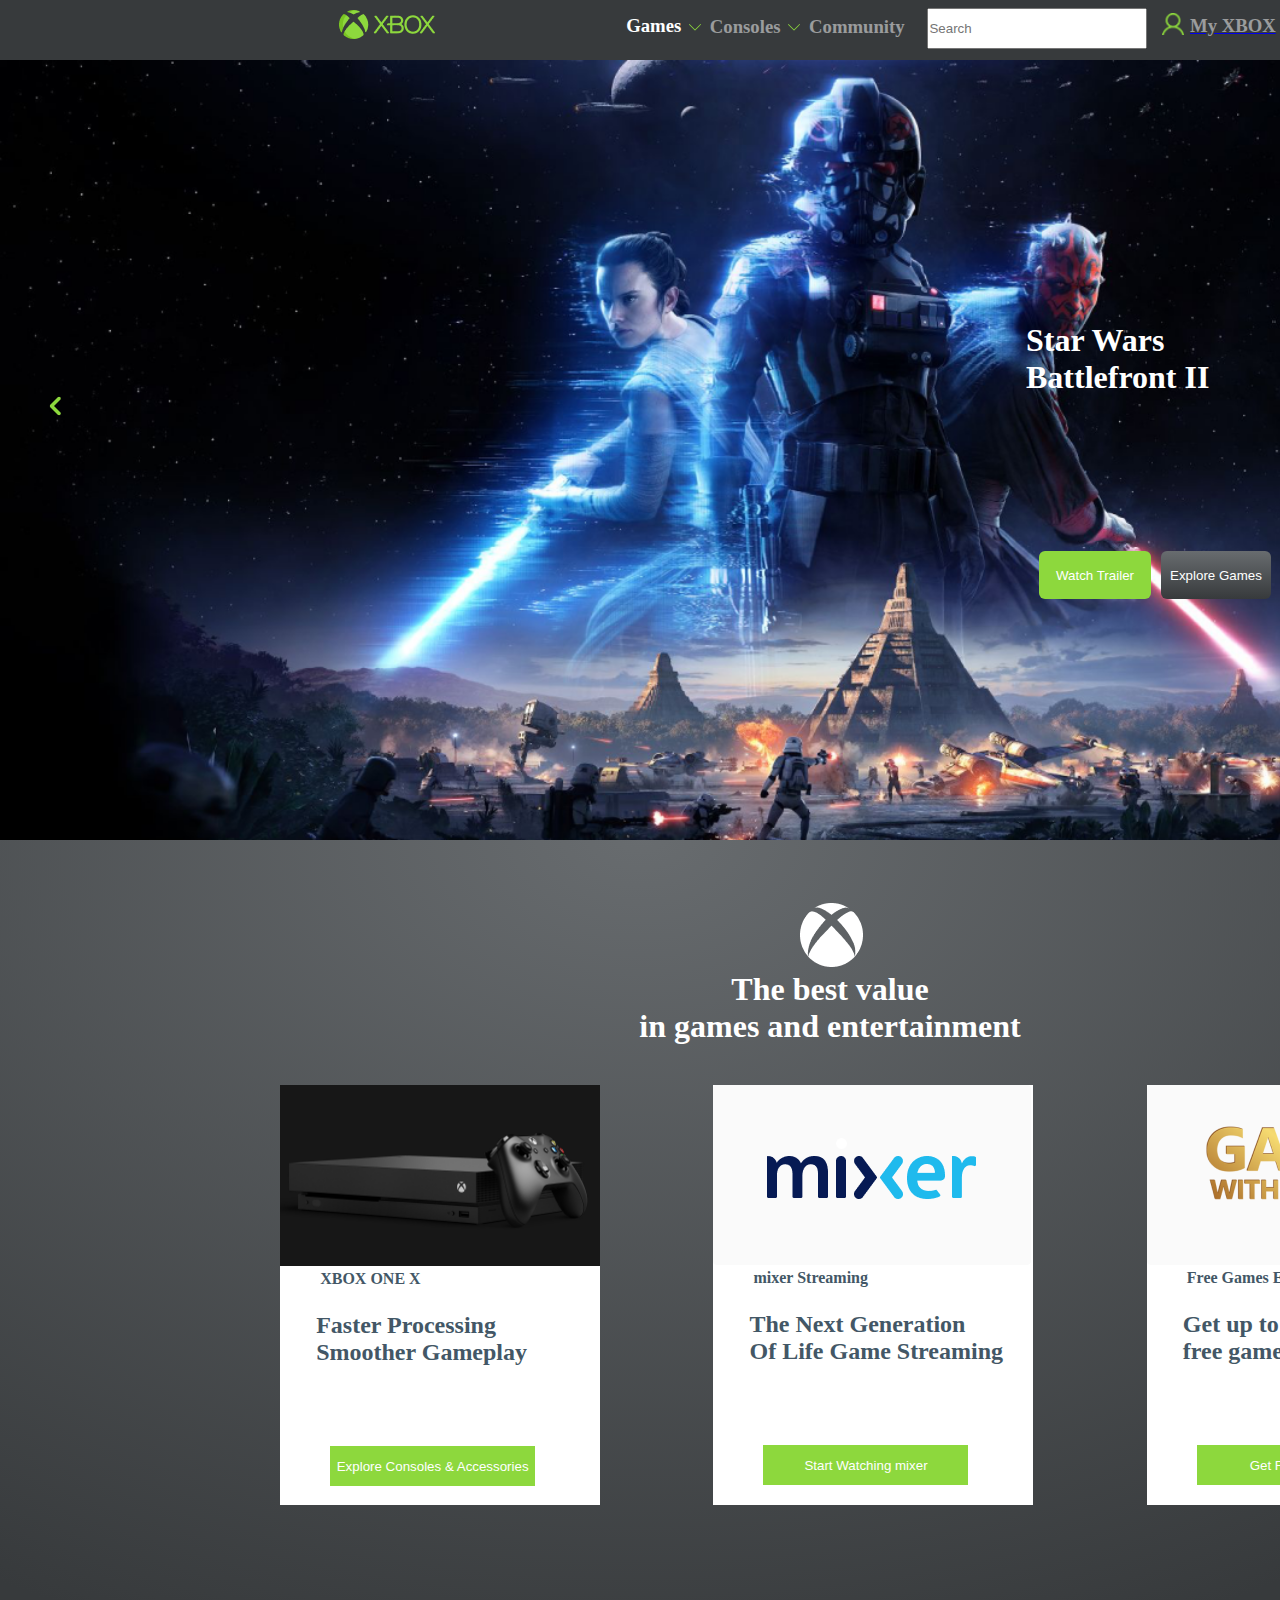
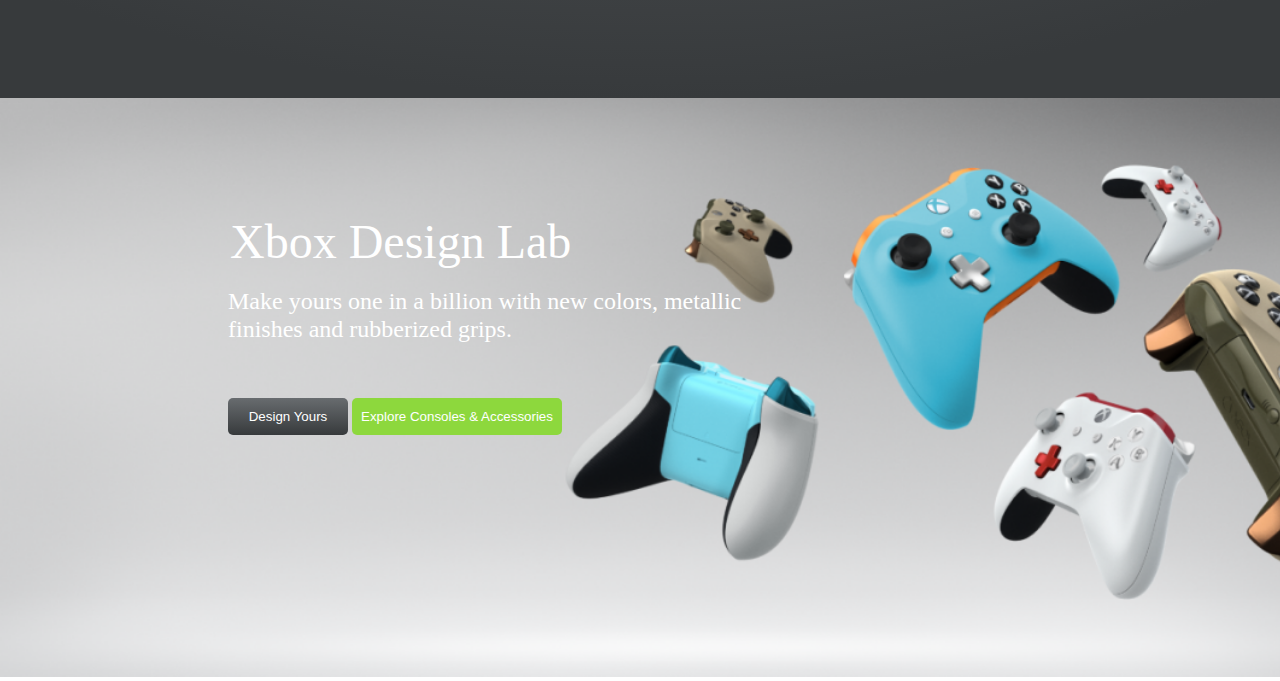
<file: index.html>
<!DOCTYPE html>
<html lang="en">
<head>
    <meta charset="UTF-8">
    <meta name="viewport" content="width=device-width, initial-scale=1.0">
    <title>Document</title>
    <link rel="stylesheet" href="./style.css">
</head>
<body>
    <div class="Main">
        <div class="container">
            <div class="main__box">
                <div class="main__logo">
                    <img src="./img/xbox.png" alt="">
                </div>
                    <h3 class="text1">Games</h3>
                    <img class="main__icon" src="./img/Shape.png" alt="">
                    <h3 class="text">Consoles</h3>
                    <img class="main__icon" src="./img/Shape.png" alt="">
                    <h3 class="text">Community</h3>
                    <input class="Search" type="text" placeholder="Search">
                    <img class="main__people" src="./img/user.png" alt="">
                    <a href="./singl.html"><h3 class="text2">My XBOX</h3></a>
                    <img class="main__icon" src="./img/Shape.png" alt="">
            </div>
        </div>
    </div>
    <div class="Layout">
        <div class="container">
            <div class="Layout__box">
                <div class="layout__star">
                    <img class="star" src="./img/Star-Wars-Battlefront-II-combat.png" alt="">
                </div>
                <h1 class="text3">Star Wars<br>Battlefront II</br></h1>
                   <div class="layout__wrap">
                    <img class="prev" src="./img/icon-prev.png" alt="">
                        <img class="next" src="./img/icon-next.png" alt="">
                       
                   </div>
                
                
                <div class="btn__star">
                    <button class="btn">Watch Trailer</button>
                    <button class="btn1">Explore Games</button>
                </div>
            </div>
        </div>
    </div>
    <div class="Carousel">
        <div class="container">
            <!-- Carousel -->
            <div class="Carousel__xbox">
                <img class="xbox" src="./img/Shape (1).png" alt="">
            </div>
            <div class="Carousel__text">
                <h1 class="text4">The best value<br>in games and entertainment</br></h1>
            </div>
            <div class="card">
                <div class="cards">
                    <img class="xbox1" src="./img/xbox-one-x.png" alt="">
                    <h4>XBOX ONE X</h2>
                    <h2 class="text5">Faster Processing<br> Smoother Gameplay</h3></h3>
                    <button class="bnt2">Explore Consoles & Accessories</button>
                </div>
                <div class="cards">
                    <img src="./img/mixer-logo.png" alt="">
                    <h4>mixer Streaming</h2>
                    <h2 class="text5">The Next Generation<br> Of Life Game Streaming</h3></h3>
                    <button class="bnt2">Start Watching mixer</button>
                </div>
                <div class="cards">
                    <img src="./img/games.png" alt="">
                    <h4>Free Games Every Month</h3>
                    <h2 class="text5">Get up to $700 in<br>free games</h2></h2>
                    <button class="bnt2">Get Free Games</button>
                </div>
            </div>
        </div>
    </div>
    <div class="game">
        <div class="conatiner">
            <div class="game__box">
                <div class="game__jostick">
                    <img class="jostick" src="./img/Rectangle.png" alt="">
                </div>
                <h1 class="text6">Xbox Design Lab</h1>
                <p class="text7">Make yours one in a billion with new colors, metallic finishes and rubberized grips.</p>
                <div class="btns">
                    <button class="btn__game">Design Yours</button>
                    <button class="btn__game1">Explore Consoles & Accessories</button>
                </div>
            </div>
        </div>
    </div>




    <script src="./script.js"></script>
</body>
</html>
</file>
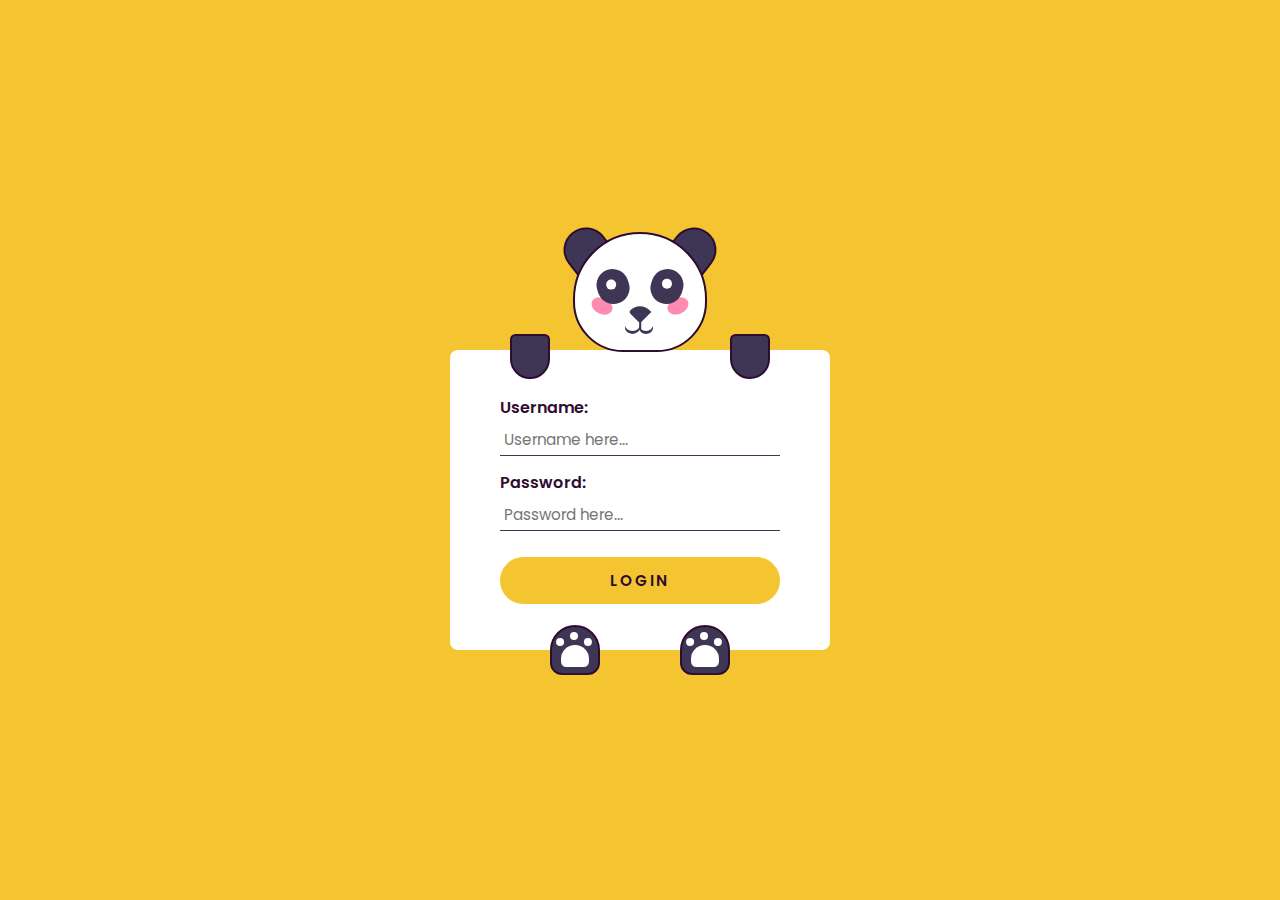
<file: singl.html>
<link
            href="https://fonts.googleapis.com/css2?family=Poppins:wght@400;600&display=swap"
            rel="stylesheet"
          />
     
          <link rel="stylesheet" href="./singl.css" />
        </head>
        <body>
          <div class="container">
            <form>
              <label for="username">Username:</label>
              <input type="text" id="username" placeholder="Username here..." />
              <label for="password">Password:</label>
              <input type="password" id="password" placeholder="Password here..." />
              <button>Login</button>
            </form>
            <div class="ear-l"></div>
            <div class="ear-r"></div>
            <div class="panda-face">
              <div class="blush-l"></div>
              <div class="blush-r"></div>
              <div class="eye-l">
                <div class="eyeball-l"></div>
              </div>
              <div class="eye-r">
                <div class="eyeball-r"></div>
              </div>
              <div class="nose"></div>
              <div class="mouth"></div>
            </div>
            <div class="hand-l"></div>
            <div class="hand-r"></div>
            <div class="paw-l"></div>
            <div class="paw-r"></div>
          </div>
         
          <script src="./script.js"></script>
        </body>
      </html>
      </div><script src="./scingl.js"></script>
</body>
</html>
</file>
<file: style.css>
*{
    margin: 0;
    padding: 0;
    box-sizing: border-box;
}
.container{
    width: 1300px;
    height: 773px;
}
.Main{
    background: #373A3C;
    height: 60px;
    width: 1688px;

}
.main__box{
    display: flex;
    justify-content: space-around;
    margin-left: 375px;
}
.main__icon{
    height: 7px;
    margin-top: 24px;
    margin-left: -1px;
}
.main__logo{
    margin-top: 10px;
    margin-left: -40px;
}
.Search{
    height: 41px;
    width: 220px;
    margin-top: 8px;
    margin-left: 14px;
    margin-right: -34px;
}
.text1{
    color: #FFFFFF;
    margin-top: 15px;
    margin-left: 182px;
}
.text{
    color: #FFFFFF80;
    margin-top: 16px;

}
.main__people{
    height: 22px;
    margin-top: 13px;
    margin-right: -68px;
    margin-left: 40px;
}
.text2{
    color: #FFFFFF80;
    margin-top: 15px;
    margin-left: 65px;
}
/*main*/
.star{
    width: 1688px;
    height: 780px;
}
.text3{
   color: #FFFFFF;
   margin-top: -522px;
   margin-left: 1026px;
   
}
.btn__star{
    display: flex;
    justify-content: center;
    margin-left: 944px;
    margin-top: 135px;
}
.btn{
    margin-right: 10px;
    margin-left: 66px;
    border: none;
    color: #FFFFFF;
    background: #8DD83D;
    border-radius: 6px;
    height: 48px;
    width: 112px;

}
.btn1{
  color: #FFFFFF;
  background: linear-gradient(180deg, #686C6F 0%, #373A3C 100%);
  border-radius: 6px;
  border: none;
  height: 48px;
  width: 110px;
  text-transform: none;
}
.layout__wrap{
    display: flex;
 
    margin-left: 49px;
}

.next{
    margin-left: 1582px;
   
}
/*Carousel*/
.Carousel{
    background: radial-gradient(100% 100% at 50% 0%, #686C6F 0%, #373A3C 100%);
    height: 865px;
}


.xbox{
    margin-left: 800px;
    margin-top: 70px;
}
.text4{
    color:#ffffff ;
    text-align: center;
    margin-left: 360px;
}
/*cadr*/
.card{
    display: flex;
    justify-content: space-around;

}
.cards{
    width: 320px;
    background-color: #FFFFFF;
    margin-left: 262px;
    margin-top: 40px;
    margin-right: -185px;
    width: 320px;
    height: 420px;
    border: 1px;
}
.xbox1{
    margin-left: 0px;
    width: 320px;
}
.cards h4{
    color: #435766;
    margin-left: 40px;

}
.text5{
    color: #435766;
    margin-left: 36px;
    width: 288px;
    height: 56px;
    margin-top: 24px;
    margin-bottom: -42px;


}
.bnt2{
    margin-top: 120px;
    margin-left: 50px;
    background: #8DD83D;
    border: none;
    width: 205px;
    height: 40px;
    color:#FFFFFF;
    
}
/*game*/

.jostick{
    width: 1688px
}

.text6 {
    margin-top: -467px;
    margin-left: 230px;
    margin-bottom: 17px;
    color: #FFFFFF;
    font-family: Roboto;
    font-size: 48px;    
    font-weight: 400;
    line-height: 56px;
    letter-spacing: 0px;
    text-align: left;

}
.text7{
    font-family: Roboto;
    font-size: 24px;
    font-weight: 400;
    line-height: 28px;
    letter-spacing: 0px;
    text-align: left;
    width: 526px;
    margin-left: 228px;
    color: #FFFFFF;
    
}
.btn__game{
    margin-top: 55px;
    margin-left: 228px;
    width: 120px;
    border: none;
    height: 37px;
    background: linear-gradient(180deg, #686C6F 0%, #373A3C 100%);
    color: #FFFFFF;
    border-radius: 5px;

}
.btn__game1{
    width: 210px;
    height: 37px;
    background: #8DD83D;
    border:none;
    color: #FFFFFF;
    border-radius: 5px;
}
</file>
<file: singl.css>
* {
    padding: 0;
    margin: 0;
    box-sizing: border-box;
    font-family: "Poppins", sans-serif;
  }
  body {
    background-color: #f4c531;
  }
  .container {
    height: 31.25em;
    width: 31.25em;
    position: absolute;
    transform: translate(-50%, -50%);
    top: 50%;
    left: 50%;
  }
  form {
    width: 23.75em;
    height: 18.75em;
    background-color: #ffffff;
    position: absolute;
    transform: translate(-50%, -50%);
    top: calc(50% + 3.1em);
    left: 50%;
    padding: 0 3.1em;
    display: flex;
    flex-direction: column;
    justify-content: center;
    border-radius: 0.5em;
  }
  form label {
    display: block;
    margin-bottom: 0.2em;
    font-weight: 600;
    color: #2e0d30;
  }
  form input {
    font-size: 0.95em;
    font-weight: 400;
    color: #3f3554;
    padding: 0.3em;
    border: none;
    border-bottom: 0.12em solid #3f3554;
    outline: none;
  }
  form input:focus {
    border-color: #f4c531;
  }
  form input:not(:last-child) {
    margin-bottom: 0.9em;
  }
  form button {
    font-size: 0.95em;
    padding: 0.8em 0;
    border-radius: 2em;
    border: none;
    outline: none;
    background-color: #f4c531;
    color: #2e0d30;
    text-transform: uppercase;
    font-weight: 600;
    letter-spacing: 0.15em;
    margin-top: 0.8em;
  }
  .panda-face {
    height: 7.5em;
    width: 8.4em;
    background-color: #ffffff;
    border: 0.18em solid #2e0d30;
    border-radius: 7.5em 7.5em 5.62em 5.62em;
    position: absolute;
    top: 2em;
    margin: auto;
    left: 0;
    right: 0;
  }
  .ear-l,
  .ear-r {
    background-color: #3f3554;
    height: 2.5em;
    width: 2.81em;
    border: 0.18em solid #2e0d30;
    border-radius: 2.5em 2.5em 0 0;
    top: 1.75em;
    position: absolute;
  }
  .ear-l {
    transform: rotate(-38deg);
    left: 10.75em;
  }
  .ear-r {
    transform: rotate(38deg);
    right: 10.75em;
  }
  .blush-l,
  .blush-r {
    background-color: #ff8bb1;
    height: 1em;
    width: 1.37em;
    border-radius: 50%;
    position: absolute;
    top: 4em;
  }
  .blush-l {
    transform: rotate(25deg);
    left: 1em;
  }
  .blush-r {
    transform: rotate(-25deg);
    right: 1em;
  }
  .eye-l,
  .eye-r {
    background-color: #3f3554;
    height: 2.18em;
    width: 2em;
    border-radius: 2em;
    position: absolute;
    top: 2.18em;
  }
  .eye-l {
    left: 1.37em;
    transform: rotate(-20deg);
  }
  .eye-r {
    right: 1.37em;
    transform: rotate(20deg);
  }
  .eyeball-l,
  .eyeball-r {
    height: 0.6em;
    width: 0.6em;
    background-color: #ffffff;
    border-radius: 50%;
    position: absolute;
    left: 0.6em;
    top: 0.6em;
    transition: 1s all;
  }
  .eyeball-l {
    transform: rotate(20deg);
  }
  .eyeball-r {
    transform: rotate(-20deg);
  }
  .nose {
    height: 1em;
    width: 1em;
    background-color: #3f3554;
    position: absolute;
    top: 4.37em;
    margin: auto;
    left: 0;
    right: 0;
    border-radius: 1.2em 0 0 0.25em;
    transform: rotate(45deg);
  }
  .nose:before {
    content: "";
    position: absolute;
    background-color: #3f3554;
    height: 0.6em;
    width: 0.1em;
    transform: rotate(-45deg);
    top: 0.75em;
    left: 1em;
  }
  .mouth,
  .mouth:before {
    height: 0.75em;
    width: 0.93em;
    background-color: transparent;
    position: absolute;
    border-radius: 50%;
    box-shadow: 0 0.18em #3f3554;
  }
  .mouth {
    top: 5.31em;
    left: 3.12em;
  }
  .mouth:before {
    content: "";
    position: absolute;
    left: 0.87em;
  }
  .hand-l,
  .hand-r {
    background-color: #3f3554;
    height: 2.81em;
    width: 2.5em;
    border: 0.18em solid #2e0d30;
    border-radius: 0.6em 0.6em 2.18em 2.18em;
    transition: 1s all;
    position: absolute;
    top: 8.4em;
  }
  .hand-l {
    left: 7.5em;
  }
  .hand-r {
    right: 7.5em;
  }
  .paw-l,
  .paw-r {
    background-color: #3f3554;
    height: 3.12em;
    width: 3.12em;
    border: 0.18em solid #2e0d30;
    border-radius: 2.5em 2.5em 1.2em 1.2em;
    position: absolute;
    top: 26.56em;
  }
  .paw-l {
    left: 10em;
  }
  .paw-r {
    right: 10em;
  }
  .paw-l:before,
  .paw-r:before {
    position: absolute;
    content: "";
    background-color: #ffffff;
    height: 1.37em;
    width: 1.75em;
    top: 1.12em;
    left: 0.55em;
    border-radius: 1.56em 1.56em 0.6em 0.6em;
  }
  .paw-l:after,
  .paw-r:after {
    position: absolute;
    content: "";
    background-color: #ffffff;
    height: 0.5em;
    width: 0.5em;
    border-radius: 50%;
    top: 0.31em;
    left: 1.12em;
    box-shadow: 0.87em 0.37em #ffffff, -0.87em 0.37em #ffffff;
  }
  @media screen and (max-width: 500px) {
    .container {
      font-size: 14px;
    }
  }
</file>
